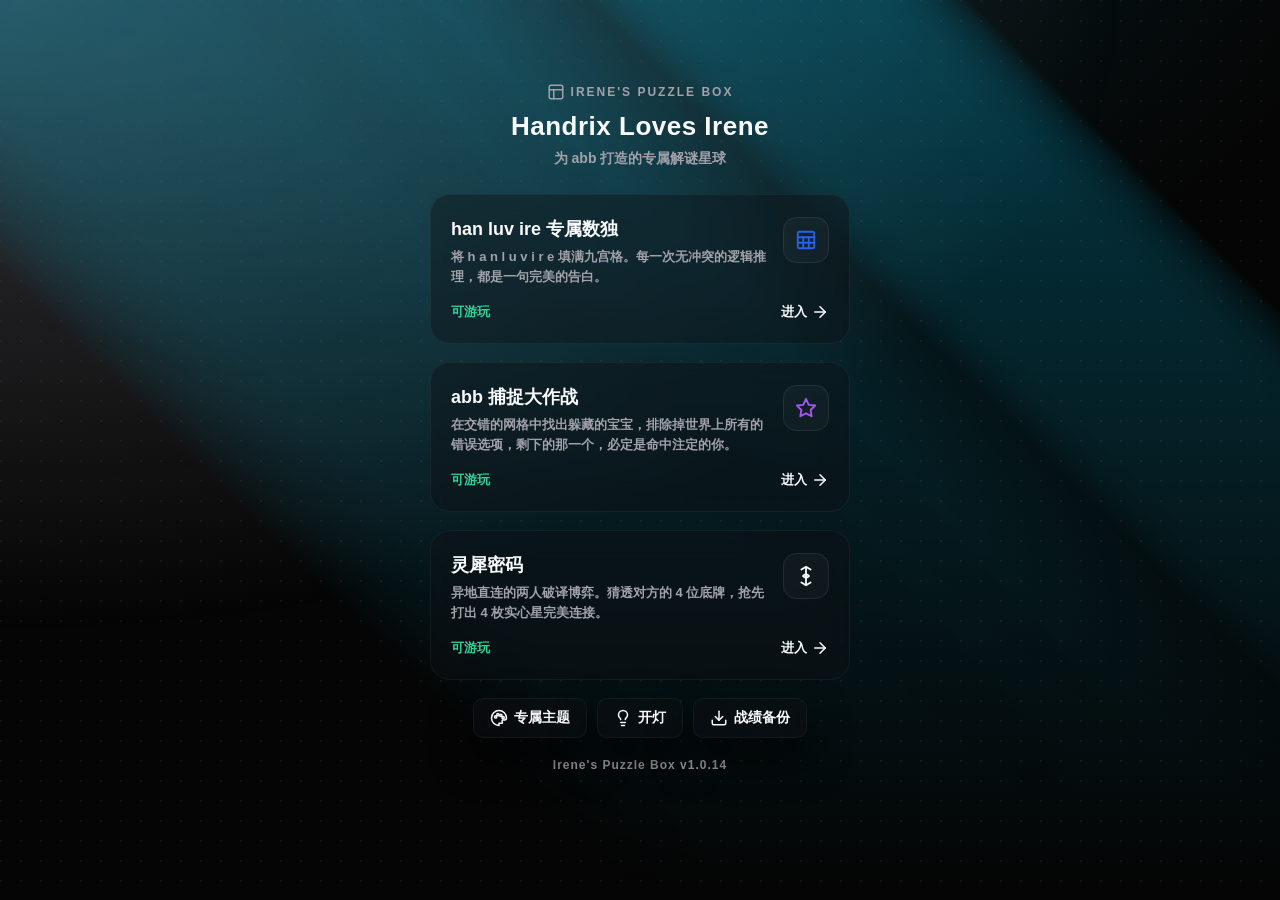
<file: index.html>
<!DOCTYPE html>
<html lang="zh-CN">
<head>
    <meta charset="UTF-8">
    <meta name="viewport" content="width=device-width, initial-scale=1.0, maximum-scale=1.0, user-select=none, viewport-fit=cover">
    <title>Puzzle Box · han luv ire</title>
    <link rel="stylesheet" href="css/common.css?v=14">
    <style>
        body {
            justify-content: center;
            box-sizing: border-box;
        }

        .hall {
            width: 100%;
            max-width: 420px;
            z-index: 10;
            display: flex;
            flex-direction: column;
            gap: 18px;
        }

        .hall-brand {
            text-align: center;
            margin-bottom: 8px;
        }

        .hall-kicker {
            display: inline-flex;
            align-items: center;
            gap: 6px;
            font-size: 12px;
            letter-spacing: 2px;
            text-transform: uppercase;
            color: var(--text-note);
            font-weight: 700;
            margin-bottom: 10px;
        }

        .hall-brand h1 {
            font-size: 26px;
            letter-spacing: 0.5px;
            margin: 0 0 8px;
            color: var(--text-main);
        }

        .hall-brand p {
            margin: 0;
            font-size: 14px;
            color: var(--text-note);
            font-weight: 600;
        }

        .game-card {
            display: block;
            text-decoration: none;
            color: inherit;
            background: var(--glass-bg);
            border: 1px solid var(--glass-border);
            backdrop-filter: blur(16px);
            -webkit-backdrop-filter: blur(16px);
            border-radius: 20px;
            padding: 22px 20px;
            box-shadow: 0 12px 32px var(--shadow);
            transition: transform 0.2s, box-shadow 0.2s;
        }

        .game-card:active { transform: scale(0.98); }

        .game-card-top {
            display: flex;
            align-items: flex-start;
            justify-content: space-between;
            gap: 12px;
            margin-bottom: 12px;
        }

        .game-icon {
            width: 44px;
            height: 44px;
            border-radius: 14px;
            display: flex;
            align-items: center;
            justify-content: center;
            background: var(--btn-bg);
            border: 1px solid var(--btn-border);
            flex-shrink: 0;
        }

        .game-icon .icon { width: 22px; height: 22px; }

        .game-card h2 {
            margin: 0 0 6px;
            font-size: 18px;
        }

        .game-card p {
            margin: 0;
            font-size: 13px;
            line-height: 1.55;
            color: var(--text-note);
            font-weight: 600;
        }

        .game-meta {
            margin-top: 16px;
            display: flex;
            align-items: center;
            justify-content: space-between;
            font-size: 13px;
            font-weight: 700;
        }

        .status-live { color: #059669; }

        [data-theme="dark"] .status-live { color: #34d399; }

        .enter-hint {
            display: inline-flex;
            align-items: center;
            gap: 4px;
            color: var(--text-main);
        }

        .hall-theme {
            align-self: center;
            display: inline-flex;
            align-items: center;
            gap: 6px;
            padding: 10px 16px;
            margin-top: 6px;
        }

        .card-sudoku .game-icon { color: #2563eb; }
        .card-star .game-icon { color: #a855f7; }

        .hall-bottom { display: flex; flex-wrap: wrap; justify-content: center; gap: 10px; }
        .hall-bottom .hall-theme { margin-top: 0; }

        .score-backup { box-sizing: border-box; width: calc(100% - 30px); max-width: 400px; }
        .score-backup::backdrop { background: rgba(0,0,0,0.5); backdrop-filter: blur(5px); -webkit-backdrop-filter: blur(5px); }
        .score-backup label { display: block; margin-bottom: 6px; font-weight: bold; }
        .score-backup textarea {
            box-sizing: border-box; width: 100%; padding: 10px; resize: vertical;
            border: 1px solid var(--glass-border); border-radius: 8px;
            background: var(--btn-bg); color: var(--text-main); font: 16px monospace;
        }
        .score-backup p { font-size: 14px; line-height: 1.5; }
        .score-backup-actions { display: flex; flex-wrap: wrap; gap: 8px; margin-top: 10px; }
        .score-backup-actions button { flex: 1; min-height: 44px; padding: 8px 10px; }
        .score-backup :focus-visible, #score-backup-open:focus-visible { outline: 2px solid var(--text-user); outline-offset: 2px; }
    </style>
<link rel="manifest" href="manifest.json">
    <link rel="apple-touch-icon" href="assets/app-icon.png">
    <meta name="apple-mobile-web-app-capable" content="yes">
    <meta name="apple-mobile-web-app-status-bar-style" content="black-translucent">
</head>
<body data-skin="default" data-theme="dark">
    <canvas id="canvas-fx"></canvas>
    <canvas id="canvas-confetti"></canvas>

    <div class="hall">
        <div class="hall-brand">
            <div class="hall-kicker">
                <svg class="icon" viewBox="0 0 24 24"><rect width="18" height="18" x="3" y="3" rx="2"/><path d="M3 9h18"/><path d="M9 21V9"/></svg>
                IRENE'S PUZZLE BOX
            </div>
            <h1>Handrix Loves Irene</h1>
            <p>为 abb 打造的专属解谜星球</p>
        </div>

        <a class="game-card card-sudoku" href="games/sudoku/sudoku.html">
            <div class="game-card-top">
                <div>
                    <h2>han luv ire 专属数独</h2>
                    <p>将 h a n l u v i r e 填满九宫格。每一次无冲突的逻辑推理，都是一句完美的告白。</p>
                </div>
                <div class="game-icon">
                    <svg class="icon" viewBox="0 0 24 24"><rect width="18" height="18" x="3" y="3" rx="2"/><path d="M3 9h18"/><path d="M9 21V9"/><path d="M3 15h18"/><path d="M15 21V9"/></svg>
                </div>
            </div>
            <div class="game-meta">
                <span class="status-live">可游玩</span>
                <span class="enter-hint">进入
                    <svg class="icon" viewBox="0 0 24 24"><path d="M5 12h14"/><path d="m12 5 7 7-7 7"/></svg>
                </span>
            </div>
        </a>

        <a class="game-card card-star" href="games/starbattle/star.html">
            <div class="game-card-top">
                <div>
                    <h2>abb 捕捉大作战</h2>
                    <p>在交错的网格中找出躲藏的宝宝，排除掉世界上所有的错误选项，剩下的那一个，必定是命中注定的你。</p>
                </div>
                <div class="game-icon">
                    <svg class="icon" viewBox="0 0 24 24"><polygon points="12 2 15 8.5 22 9.3 17 14.2 18.2 21 12 17.8 5.8 21 7 14.2 2 9.3 9 8.5 12 2"/></svg>
                </div>
            </div>
            <div class="game-meta">
                <span class="status-live">可游玩</span>
                <span class="enter-hint">进入
                    <svg class="icon" viewBox="0 0 24 24"><path d="M5 12h14"/><path d="m12 5 7 7-7 7"/></svg>
                </span>
            </div>
        </a>

        <a class="game-card card-telepathy" href="games/telepathy/telepathy.html">
            <div class="game-card-top">
                <div>
                    <h2>灵犀密码</h2>
                    <p>异地直连的两人破译博弈。猜透对方的 4 位底牌，抢先打出 4 枚实心星完美连接。</p>
                </div>
                <div class="game-icon">
                    <svg class="icon" viewBox="0 0 24 24"><path d="M12 2v20"/><path d="m17 5-5-3-5 3"/><path d="m7 19 5 3 5-3"/><path d="M12 10v4"/><path d="m15 11.5-3-1.5-3 1.5"/><path d="m9 12.5 3 1.5 3-1.5"/></svg>
                </div>
            </div>
            <div class="game-meta">
                <span class="status-live">可游玩</span>
                <span class="enter-hint">进入 <svg class="icon" viewBox="0 0 24 24"><path d="M5 12h14"/><path d="m12 5 7 7-7 7"/></svg></span>
            </div>
        </a>

        <div class="hall-bottom">
            <button type="button" class="hall-theme glass-panel" onclick="openSkinModal()">
                <svg class="icon" viewBox="0 0 24 24"><path d="M12 22a10 10 0 1 1 10-10c0 1.5-1 2.5-2.5 2.5h-1.87a1.5 1.5 0 0 0-1.42 2.05l.38 1.15c.21.63-.3 1.3-.98 1.3H12Z"/><circle cx="7.5" cy="10.5" r="1.5"/><circle cx="10.5" cy="7.5" r="1.5"/><circle cx="14.5" cy="8.5" r="1.5"/><circle cx="17.5" cy="11.5" r="1.5"/></svg>
                专属主题
            </button>
            <button type="button" class="hall-theme glass-panel" id="theme-btn" onclick="toggleTheme()">
                <svg class="icon" id="theme-icon" viewBox="0 0 24 24"><path d="M15 14c.2-1 .7-1.7 1.5-2.5 1-.9 1.5-2.2 1.5-3.5A6 6 0 0 0 6 8c0 1.3.5 2.6 1.5 3.5.7.8 1.3 1.5 1.5 2.5"/><path d="M9 18h6"/><path d="M10 22h4"/></svg>
                <span id="theme-text">开灯</span>
            </button>
            <button type="button" id="score-backup-open" class="hall-theme glass-panel" aria-haspopup="dialog">
                <svg class="icon" viewBox="0 0 24 24" aria-hidden="true"><path d="M21 15v4a2 2 0 0 1-2 2H5a2 2 0 0 1-2-2v-4"/><path d="m7 10 5 5 5-5"/><path d="M12 15V3"/></svg>
                战绩备份
            </button>
        </div>
    </div>

    <!-- 专属主题弹窗 -->
    <div class="modal-overlay" id="skinModal">
        <div class="modal-content" style="text-align: center;">
            <h2 style="color: #a855f7;"><svg class="icon" viewBox="0 0 24 24"><path d="M12 22a10 10 0 1 1 10-10c0 1.5-1 2.5-2.5 2.5h-1.87a1.5 1.5 0 0 0-1.42 2.05l.38 1.15c.21.63-.3 1.3-.98 1.3H12Z"/><circle cx="7.5" cy="10.5" r="1.5"/><circle cx="10.5" cy="7.5" r="1.5"/><circle cx="14.5" cy="8.5" r="1.5"/><circle cx="17.5" cy="11.5" r="1.5"/></svg> 专属色彩</h2>
            <hr style="border: 0; border-top: 1px solid var(--glass-border); margin-bottom: 20px;">
            <div style="display: flex; flex-direction: column; gap: 8px;">
                <button class="skin-opt" onclick="changeSkin('default')" style="background: linear-gradient(135deg, #e0c3fc, #8ec5fc); color: #1e293b;">
                    <svg class="icon" viewBox="0 0 24 24"><path d="m12 3-1.912 5.813a2 2 0 0 1-1.275 1.275L3 12l5.813 1.912a2 2 0 0 1 1.275 1.275L12 21l1.912-5.813a2 2 0 0 1 1.275-1.275L21 12l-5.813-1.912a2 2 0 0 1-1.275-1.275L12 3Z"/><path d="M5 3v4"/><path d="M19 17v4"/><path d="M3 5h4"/><path d="M17 19h4"/></svg> 星空青 (Cyan)
                </button>
                <button class="skin-opt" onclick="changeSkin('purple')" style="background: linear-gradient(135deg, #e2c0ff, #c49aeb); color: #3b0764;">
                    <svg class="icon" viewBox="0 0 24 24"><path d="M19 14c1.49-1.46 3-3.21 3-5.5A5.5 5.5 0 0 0 16.5 3c-1.76 0-3 .5-4.5 2-1.5-1.5-2.74-2-4.5-2A5.5 5.5 0 0 0 2 8.5c0 2.3 1.5 4.05 3 5.5l7 7Z"/></svg> 罗兰紫 (Purple)
                </button>
                <button type="button" class="skin-opt pine" onclick="changeSkin('pine')">
                    <svg class="icon" viewBox="0 0 24 24" aria-hidden="true"><path d="m17 14 3 3.3a1 1 0 0 1-.7 1.7H4.7a1 1 0 0 1-.7-1.7L7 14h-.3a1 1 0 0 1-.7-1.7L9 9h-.2A1 1 0 0 1 8 7.3L12 3l4 4.3a1 1 0 0 1-.8 1.7H15l3 3.3a1 1 0 0 1-.7 1.7H17Z"/><path d="M12 22v-3"/></svg> 松雾金 (高级护眼绿)
                </button>
            </div>
            <button class="close-btn" onclick="closeModal('skinModal')">选好了！</button>
        </div>
    </div>

    <dialog class="modal-content score-backup" id="score-backup" aria-labelledby="score-backup-title">
        <h2 id="score-backup-title">战绩备份 / 恢复</h2>
        <p>请把备份码保存到应用之外。恢复会覆盖备份中包含的本机战绩和进度。</p>
        <label for="score-backup-code">备份码</label>
        <textarea id="score-backup-code" rows="4" spellcheck="false" autocapitalize="off" autocomplete="off"></textarea>
        <div class="score-backup-actions">
            <button type="button" id="score-backup-copy" autofocus><svg class="icon" viewBox="0 0 24 24" aria-hidden="true"><path d="M21 15v4a2 2 0 0 1-2 2H5a2 2 0 0 1-2-2v-4"/><path d="m7 10 5 5 5-5"/><path d="M12 15V3"/></svg> 复制备份码</button>
            <button type="button" id="score-backup-restore"><svg class="icon" viewBox="0 0 24 24" aria-hidden="true"><path d="M21 15v4a2 2 0 0 1-2 2H5a2 2 0 0 1-2-2v-4"/><path d="m17 8-5-5-5 5"/><path d="M12 3v12"/></svg> 恢复战绩</button>
        </div>
        <p id="score-backup-status" role="status"></p>
        <button type="button" class="close-btn" id="score-backup-close">关闭</button>
    </dialog>

    <!-- 版本号标识 -->
    <div style="text-align: center; padding: 20px 0; font-size: 12px; color: var(--text-note); font-weight: bold; letter-spacing: 1px;">
        Irene's Puzzle Box v1.0.14
    </div>

    <script src="js/common.js?v=13"></script>
    <script>
        bindScoreBackup();
        registerPuzzleWorker('./sw.js');
    </script>
</body>
</html>
</file>
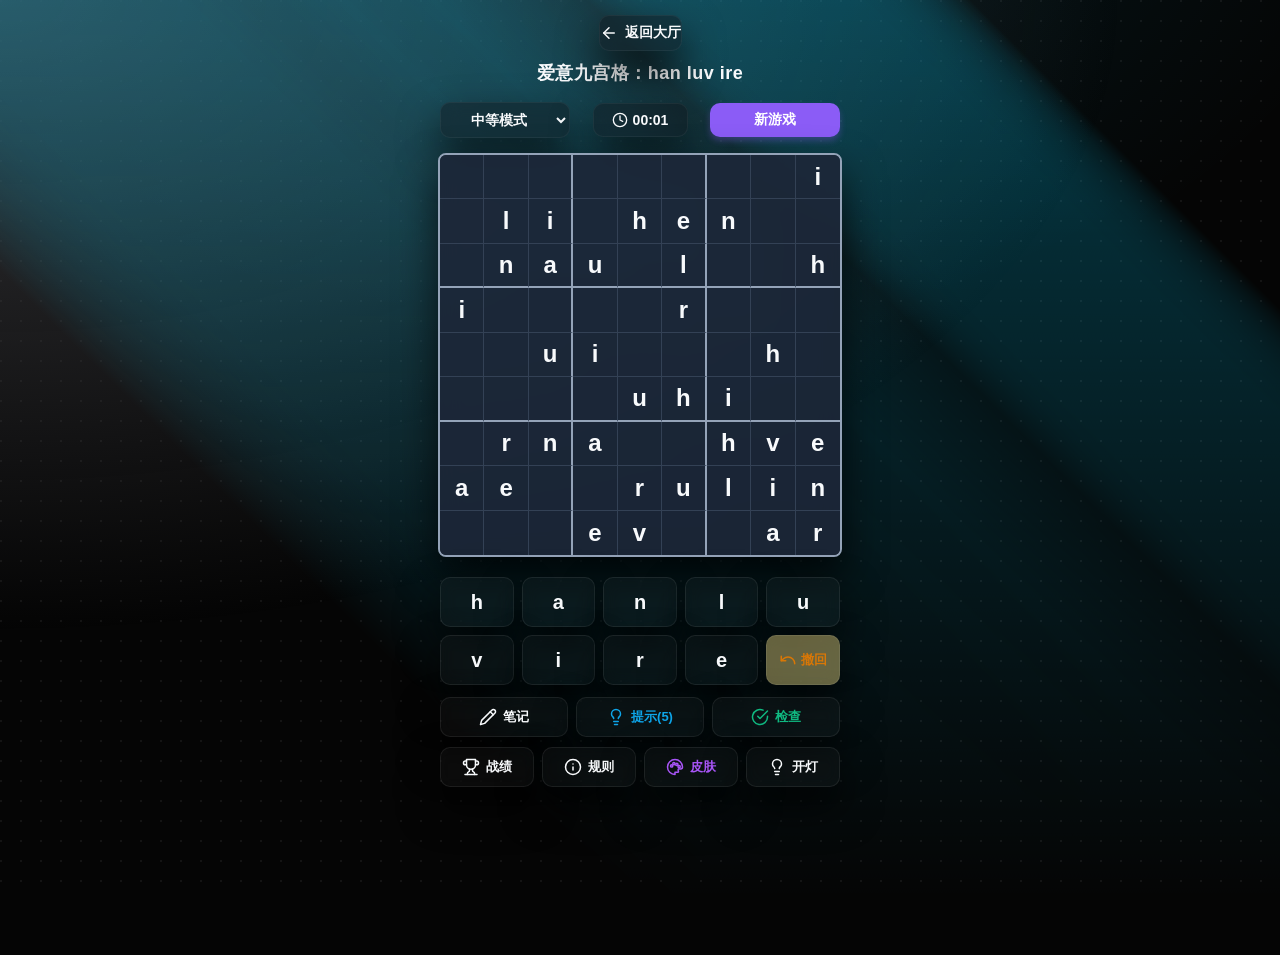
<file: games/sudoku/sudoku.html>
<!DOCTYPE html>
<html lang="zh-CN">
<head>
    <meta charset="UTF-8">
    <meta name="viewport" content="width=device-width, initial-scale=1.0, maximum-scale=1.0, user-select=none, viewport-fit=cover">
    <title>爱意九宫格：han luv ire</title>
    <link rel="stylesheet" href="../../css/common.css?v=14">
    <link rel="stylesheet" href="sudoku.css?v=13">
    <link rel="manifest" href="../../manifest.json">
    <link rel="apple-touch-icon" href="../../assets/app-icon.png">
    <meta name="apple-mobile-web-app-capable" content="yes">
    <meta name="apple-mobile-web-app-status-bar-style" content="black-translucent">
</head>
<body data-skin="default" data-theme="dark">

    <canvas id="canvas-fx"></canvas>
    <canvas id="canvas-confetti"></canvas>

    <div class="header">
        <a href="../../index.html" class="hall-back glass-panel">
            <svg class="icon" viewBox="0 0 24 24"><path d="m12 19-7-7 7-7"/><path d="M19 12H5"/></svg>
            返回大厅
        </a>
        <h1 id="main-title">爱意九宫格：han luv ire</h1>
    </div>

    <div class="top-controls">
        <select id="diff-select" class="glass-panel" onchange="startNewGame()">
            <option value="35">简单模式</option>
            <option value="45" selected>中等模式</option>
            <option value="55">困难模式</option>
            <option value="event_qixi" id="event-option">七夕特别活动</option>
            <option value="event_moon" id="event-moon-option">玉兔捕月 (中秋限定)</option>
        </select>
        <div class="timer-display glass-panel" id="timer">
            <svg class="icon" viewBox="0 0 24 24"><circle cx="12" cy="12" r="10"/><polyline points="12 6 12 12 16 14"/></svg> 00:00
        </div>
        <button id="new-game-btn" onclick="startNewGame()" style="background:#8b5cf6; color:white; border:none; box-shadow: 0 4px 6px rgba(139, 92, 246, 0.3);">新游戏</button>
    </div>

    <div class="board" id="board"></div>

    <div class="keyboard">
        <div class="key" onclick="inputLetter('h')">h</div>
        <div class="key" onclick="inputLetter('a')">a</div>
        <div class="key" onclick="inputLetter('n')">n</div>
        <div class="key" onclick="inputLetter('l')">l</div>
        <div class="key" onclick="inputLetter('u')">u</div>
        <div class="key" onclick="inputLetter('v')">v</div>
        <div class="key" onclick="inputLetter('i')">i</div>
        <div class="key" onclick="inputLetter('r')">r</div>
        <div class="key" onclick="inputLetter('e')">e</div>
        <div class="key undo-btn" onclick="undo()">
            <svg class="icon" viewBox="0 0 24 24"><path d="M3 7v6h6"/><path d="M21 17a9 9 0 0 0-9-9 9 9 0 0 0-6 2.3L3 13"/></svg> 撤回
        </div>
    </div>

    <div class="action-row">
        <button class="action-btn" id="note-btn" onclick="toggleNoteMode()">
            <svg class="icon" viewBox="0 0 24 24"><path d="M17 3a2.85 2.83 0 1 1 4 4L7.5 20.5 2 22l1.5-5.5Z"/><path d="m15 5 4 4"/></svg> 笔记
        </button>
        <button class="action-btn" id="hint-btn" onclick="useHint()" style="color: #0ea5e9;">
            <svg class="icon" viewBox="0 0 24 24"><path d="M15 14c.2-1 .7-1.7 1.5-2.5 1-.9 1.5-2.2 1.5-3.5A6 6 0 0 0 6 8c0 1.3.5 2.6 1.5 3.5.8.8 1.3 1.5 1.5 2.5"/><path d="M9 18h6"/><path d="M10 22h4"/></svg> <span id="hint-text">提示(5)</span>
        </button>
        <button class="action-btn" onclick="checkWin()" style="color: #10b981;">
            <svg class="icon" viewBox="0 0 24 24"><path d="M22 11.08V12a10 10 0 1 1-5.93-9.14"/><path d="m9 11 3 3L22 4"/></svg> 检查
        </button>
    </div>

    <div class="action-row">
        <button class="action-btn" onclick="openStats()">
            <svg class="icon" viewBox="0 0 24 24"><path d="M6 9H4.5a2.5 2.5 0 0 1 0-5H6"/><path d="M18 9h1.5a2.5 2.5 0 0 0 0-5H18"/><path d="M4 22h16"/><path d="M10 14.66V17c0 .55-.47.98-.97 1.21C7.85 18.75 7 20.24 7 22"/><path d="M14 14.66V17c0 .55.47.98.97 1.21C16.15 18.75 17 20.24 17 22"/><path d="M18 2H6v7a6 6 0 0 0 12 0V2Z"/></svg> 战绩
        </button>
        <button class="action-btn" onclick="openRules()">
            <svg class="icon" viewBox="0 0 24 24"><circle cx="12" cy="12" r="10"/><path d="M12 16v-4"/><path d="M12 8h.01"/></svg> 规则
        </button>
        <button class="action-btn" onclick="openSkinModal()" style="color: #a855f7;">
            <svg class="icon" viewBox="0 0 24 24"><path d="M12 22a10 10 0 1 1 10-10c0 1.5-1 2.5-2.5 2.5h-1.87a1.5 1.5 0 0 0-1.42 2.05l.38 1.15c.21.63-.3 1.3-.98 1.3H12Z"/><circle cx="7.5" cy="10.5" r="1.5"/><circle cx="10.5" cy="7.5" r="1.5"/><circle cx="14.5" cy="8.5" r="1.5"/><circle cx="17.5" cy="11.5" r="1.5"/></svg> 皮肤
        </button>
        <button class="action-btn" id="theme-btn" onclick="toggleTheme()">
            <svg class="icon" id="theme-icon" viewBox="0 0 24 24"><path d="M15 14c.2-1 .7-1.7 1.5-2.5 1-.9 1.5-2.2 1.5-3.5A6 6 0 0 0 6 8c0 1.3.5 2.6 1.5 3.5.7.8 1.3 1.5 1.5 2.5"/><path d="M9 18h6"/><path d="M10 22h4"/></svg> <span id="theme-text">开灯</span>
        </button>
    </div>

    <div class="modal-overlay" id="skinModal">
        <div class="modal-content" style="text-align: center;">
            <h2 style="color: #a855f7;"><svg class="icon" viewBox="0 0 24 24"><path d="M12 22a10 10 0 1 1 10-10c0 1.5-1 2.5-2.5 2.5h-1.87a1.5 1.5 0 0 0-1.42 2.05l.38 1.15c.21.63-.3 1.3-.98 1.3H12Z"/><circle cx="7.5" cy="10.5" r="1.5"/><circle cx="10.5" cy="7.5" r="1.5"/><circle cx="14.5" cy="8.5" r="1.5"/><circle cx="17.5" cy="11.5" r="1.5"/></svg> 专属色彩</h2>
            <hr style="border: 0; border-top: 1px solid var(--glass-border); margin-bottom: 20px;">
            <div style="display: flex; flex-direction: column; gap: 8px;">
                <button class="skin-opt" onclick="changeSkin('default')" style="background: linear-gradient(135deg, #e0c3fc, #8ec5fc); color: #1e293b;">
                    <svg class="icon" viewBox="0 0 24 24"><path d="m12 3-1.912 5.813a2 2 0 0 1-1.275 1.275L3 12l5.813 1.912a2 2 0 0 1 1.275 1.275L12 21l1.912-5.813a2 2 0 0 1 1.275-1.275L21 12l-5.813-1.912a2 2 0 0 1-1.275-1.275L12 3Z"/><path d="M5 3v4"/><path d="M19 17v4"/><path d="M3 5h4"/><path d="M17 19h4"/></svg> 星空青 (Cyan)
                </button>
                <button class="skin-opt" onclick="changeSkin('purple')" style="background: linear-gradient(135deg, #e2c0ff, #c49aeb); color: #3b0764;">
                    <svg class="icon" viewBox="0 0 24 24"><path d="M19 14c1.49-1.46 3-3.21 3-5.5A5.5 5.5 0 0 0 16.5 3c-1.76 0-3 .5-4.5 2-1.5-1.5-2.74-2-4.5-2A5.5 5.5 0 0 0 2 8.5c0 2.3 1.5 4.05 3 5.5l7 7Z"/></svg> 罗兰紫 (Purple)
                </button>
                <button type="button" class="skin-opt pine" onclick="changeSkin('pine')">
                    <svg class="icon" viewBox="0 0 24 24" aria-hidden="true"><path d="m17 14 3 3.3a1 1 0 0 1-.7 1.7H4.7a1 1 0 0 1-.7-1.7L7 14h-.3a1 1 0 0 1-.7-1.7L9 9h-.2A1 1 0 0 1 8 7.3L12 3l4 4.3a1 1 0 0 1-.8 1.7H15l3 3.3a1 1 0 0 1-.7 1.7H17Z"/><path d="M12 22v-3"/></svg> 松雾金 (高级护眼绿)
                </button>
            </div>
            <button class="close-btn" onclick="closeModal('skinModal')">选好了！</button>
        </div>
    </div>

    <div class="modal-overlay" id="rulesModal">
        <div class="modal-content">
            <h2><svg class="icon" viewBox="0 0 24 24"><circle cx="12" cy="12" r="10"/><path d="M12 16v-4"/><path d="M12 8h.01"/></svg> 定制字母数独规则</h2>
            <hr style="border: 0; border-top: 1px solid var(--glass-border); margin-bottom: 10px;">

            <h3><svg class="inline-icon" viewBox="0 0 24 24"><path d="M8.5 14.5A2.5 2.5 0 0 0 11 12c0-1.38-.5-2-1-3-1.072-2.143-.224-4.054 2-6 .5 2.5 2 4.9 4 6.5 2 1.6 3 3.5 3 5.5a7 7 0 1 1-14 0c0-1.153.433-2.294 1-3a2.5 2.5 0 0 0 2.5 2.5z"/></svg> 主旨规则：</h3>
            <ul>
                <li>首先 Handrix 非常 Luv Irene！么么</li>
                <li>其次 这下绝对不会有广告啦</li>
            </ul>

            <h3 id="rule-event-title" style="display:none;" class="theme-event-text"><svg class="inline-icon" viewBox="0 0 24 24"><path d="M12 2l3 6 6 1-4.5 5 1.5 6-6-3.5L6 20l1.5-6L3 9l6-1z"/></svg> 七夕特别活动规则：</h3>
            <ul id="rule-event-body" style="display:none;" class="theme-event-text">
                <li>水水宝，七夕时牛郎织女会跨越星河相会。盘面中会随机出现特殊的『星河鹊桥』或『爱心』连线噢~</li>
                <li>这是han给ire的特殊爱的暗号，能降低推理难度，8月底下线哦！</li>
                <li style="font-weight: 800; list-style-type: none; margin-top: 5px;">Enjoy~ <svg class="inline-icon" viewBox="0 0 24 24" style="color:#db2777; fill:#db2777;"><path d="M19 14c1.49-1.46 3-3.21 3-5.5A5.5 5.5 0 0 0 16.5 3c-1.76 0-3 .5-4.5 2-1.5-1.5-2.74-2-4.5-2A5.5 5.5 0 0 0 2 8.5c0 2.3 1.5 4.05 3 5.5l7 7Z"/></svg></li>
            </ul>

            <h3 id="rule-moon-title" style="display:none;" class="theme-moon-text"><svg class="inline-icon" viewBox="0 0 24 24"><path d="M12 3a6 6 0 0 0 9 9 9 9 0 1 1-9-9Z"/></svg> 中秋特别活动规则：</h3>
            <ul id="rule-moon-body" style="display:none;" class="theme-moon-text">
                <li>盘面上有 <b>9 盏孔明灯</b>，开局金框全亮着、但字母全空——填对即真正点亮（hanluvire 各 1 盏）！</li>
                <li>另有 <b>6 个月饼格</b>（h,a,n,i,r,e 各 1 个）直接作为固定提示送你，是认路的定心丸。</li>
            </ul>

            <h3><svg class="inline-icon" viewBox="0 0 24 24"><path d="M19.439 7.85c-.049.322.059.648.289.878l1.568 1.568c.47.47.706 1.087.706 1.704s-.235 1.233-.706 1.704l-1.611 1.611a.954.954 0 0 0-.288.877l.13 1.011c.088.684-.061 1.405-.434 2.02-.374.615-.992 1.04-1.745 1.196l-.995.207a.953.953 0 0 0-.743.518l-.48 1.002c-.328.685-.899 1.204-1.608 1.464a2.585 2.585 0 0 1-2.198-.108l-.872-.51a.95.95 0 0 0-1.04 0l-.872.51a2.584 2.584 0 0 1-2.198.108 2.584 2.584 0 0 1-1.608-1.464l-.48-1.002a.954.954 0 0 0-.743-.518l-.995-.207a2.586 2.586 0 0 1-1.745-1.196 2.586 2.586 0 0 1-.434-2.02l.13-1.011a.954.954 0 0 0-.288-.877l-1.611-1.611a2.41 2.41 0 0 1 0-3.408l1.568-1.568a.954.954 0 0 0 .289-.878l-.13-1.011a2.586 2.586 0 0 1 .434-2.02 2.586 2.586 0 0 1 1.745-1.196l.995-.207a.953.953 0 0 0 .743-.518l.48-1.002a2.584 2.584 0 0 1 1.608-1.464 2.584 2.584 0 0 1 2.198.108l.872.51a.95.95 0 0 0 1.04 0l.872-.51a2.584 2.584 0 0 1 2.198-.108 2.584 2.584 0 0 1 1.608 1.464l.48 1.002a.954.954 0 0 0 .743.518l.995.207c.753.156 1.371.58 1.745 1.196.373.615.522 1.336.434 2.02l-.13 1.011Z"/></svg> 填字规则：</h3>
            <ul>
                <li><b>9x9 棋盘</b>：填入 <b>h, a, n, l, u, v, i, r, e</b>。</li>
                <li><b>每个 3x3 宫格</b> 内，每个字母且只能出现一次。</li>
            </ul>

            <h3><svg class="inline-icon" viewBox="0 0 24 24"><path d="M12 2v4"/><path d="M12 18v4"/><path d="M4.93 4.93l2.83 2.83"/><path d="M16.24 16.24l2.83 2.83"/><path d="M2 12h4"/><path d="M18 12h4"/><path d="M4.93 19.07l2.83-2.83"/><path d="M16.24 7.76l2.83-2.83"/></svg> 操作小技巧：</h3>
            <ul>
                <li><b><svg class="inline-icon" viewBox="0 0 24 24"><path d="M3 3l7.07 16.97 2.51-7.39 7.39-2.51L3 3z"/><path d="M13 13l6 6"/></svg> 选中高亮</b>：点击格子会自动高亮关联区域和相同字母。</li>
                <li><b><svg class="inline-icon" viewBox="0 0 24 24"><path d="M17 3a2.85 2.83 0 1 1 4 4L7.5 20.5 2 22l1.5-5.5Z"/><path d="m15 5 4 4"/></svg> 笔记模式</b>：单格最多填4个猜想；确认答案后，系统会自动清理冲突笔记！</li>
                <li><b><svg class="inline-icon" viewBox="0 0 24 24"><path d="M15 14c.2-1 .7-1.7 1.5-2.5 1-.9 1.5-2.2 1.5-3.5A6 6 0 0 0 6 8c0 1.3.5 2.6 1.5 3.5.8.8 1.3 1.5 1.5 2.5"/><path d="M9 18h6"/><path d="M10 22h4"/></svg> 提示求助</b>：不怕不怕～每局提供 5 次揭晓答案的机会哦！</li>
                <li><b><svg class="inline-icon" viewBox="0 0 24 24"><path d="M3 7v6h6"/><path d="M21 17a9 9 0 0 0-9-9 9 9 0 0 0-6 2.3L3 13"/></svg> 撤回功能</b>：宝宝填错不怕，支持撤回最近的 15 步操作。</li>
            </ul>
            <button class="close-btn" onclick="closeModal('rulesModal')">知道啦宝宝！</button>
        </div>
    </div>

    <div class="modal-overlay" id="statsModal">
        <div class="modal-content">
            <h2><svg class="icon" viewBox="0 0 24 24"><path d="M6 9H4.5a2.5 2.5 0 0 1 0-5H6"/><path d="M18 9h1.5a2.5 2.5 0 0 0 0-5H18"/><path d="M4 22h16"/><path d="M10 14.66V17c0 .55-.47.98-.97 1.21C7.85 18.75 7 20.24 7 22"/><path d="M14 14.66V17c0 .55.47.98.97 1.21C16.15 18.75 17 20.24 17 22"/><path d="M18 2H6v7a6 6 0 0 0 12 0V2Z"/></svg> 个人战绩看板</h2>
            <table class="stats-table" id="statsTable"></table>
            <p style="font-size: 11px; color: var(--text-note); text-align: center; margin-top: 15px;">* 宝宝好厉害～做得好快呀！</p>
            <button class="close-btn" onclick="closeModal('statsModal')">继续加油！</button>
        </div>
    </div>

    <div class="modal-overlay" id="messageModal">
        <div class="modal-content" style="text-align: center;">
            <h2 id="msgTitle">提示</h2>
            <p id="msgBody" style="font-size: 15px; line-height: 1.5; margin: 20px 0; font-weight: 500;"></p>
            <button class="close-btn" id="msgCloseBtn" onclick="closeModal('messageModal')">知道啦！</button>
        </div>
    </div>

    <script src="../../js/common.js?v=13"></script>
    <script src="sudoku.js?v=13"></script>
    <script>registerPuzzleWorker('../../sw.js');</script>
</body>
</html>
</file>
<file: css/common.css>
/* ======== 极简玻璃拟态主题变量 (白天模式 Default) ======== */
:root {
    --bg-color: #f8fafc; /* 干净的奶白底色 */
    --dot-color: rgba(0, 0, 0, 0.05); /* 淡灰色细网格 */
    
    --glass-bg: rgba(255, 255, 255, 0.65); 
    --glass-border: rgba(255, 255, 255, 0.9);
    --glass-border-hover: #ffffff;
    
    --cell-bg: rgba(255, 255, 255, 0.9); 
    --grid-line: #cbd5e1; 
    --grid-line-thick: #475569;
    
    --text-fixed: #0f172a; 
    --text-user: #2563eb; 
    --on-accent: #fff;
    --text-note: #64748b; 
    --text-main: #1e293b; /* 白天深色文字 */
    
    --btn-bg: rgba(255, 255, 255, 0.8); 
    --btn-border: rgba(255, 255, 255, 0.6);
    --highlight-same: rgba(253, 230, 138, 0.6); 
    --highlight-related: rgba(219, 234, 254, 0.5); 
    --selected: rgba(147, 197, 253, 0.8);
    
    --shadow: 0 10px 30px rgba(0, 0, 0, 0.06); 
    --stat-best-color: #059669;
    --streak-shift: 14%; /* 斜切光瀑整体右移量 (手机可视区右侧偏暗, 右移补齐) */
    --streak-scale: 1; /* 斜切光瀑加粗倍数 (手机窄屏下每道光按视口百分比变细, 需放大补回宽度) */
}

/* 护眼模式核心 (黑夜模式 Dark) */
[data-theme="dark"] {
    --bg-color: #050505; /* 极客深黑 */
    --dot-color: rgba(255, 255, 255, 0.06); /* 白光细网格 */
    
    --glass-bg: rgba(15, 15, 20, 0.4); 
    --glass-border: rgba(255, 255, 255, 0.05); 
    --glass-border-hover: rgba(255, 255, 255, 0.4);
    
    --cell-bg: rgba(30, 41, 59, 0.85); 
    --grid-line: #334155; 
    --grid-line-thick: #94a3b8;
    
    --text-fixed: #f8fafc; 
    --text-user: #60a5fa; 
    --on-accent: #081322;
    --text-note: #a1a1aa; 
    --text-main: #f8fafc; /* 黑夜白色文字 */
    
    --btn-bg: rgba(255, 255, 255, 0.03); 
    --btn-border: rgba(255, 255, 255, 0.08);
    --highlight-same: rgba(202, 138, 4, 0.4); 
    --highlight-related: rgba(30, 58, 138, 0.4); 
    --selected: rgba(37, 99, 235, 0.6);
    
    --shadow: 0 20px 40px rgba(0, 0, 0, 0.7); 
    --stat-best-color: #34d399;
}

/* ======== 双色战略 (蓝/紫) x (白天/黑夜) ======== */

/* 1. 默认蓝色系 (白天: 晴空蓝 / 黑夜: 赛博青 #00CFFF) */
body[data-skin="default"] {
    --ray-color: rgba(2, 132, 199, 0.10);
    --glow-color: rgba(14, 165, 233, 0.3);
    --streak-color: rgba(2, 132, 199, 0.18);
    --corner-glow: rgba(2, 132, 199, 0.06);
}
body[data-theme="dark"][data-skin="default"] {
    --ray-color: rgba(0, 207, 255, 0.12);
    --glow-color: rgba(0, 207, 255, 0.25);
    --streak-color: rgba(0, 207, 255, 0.25);
    --corner-glow: rgba(62, 62, 66, 0.85);
}

/* 2. 专属紫色系 (白天: 晨曦紫 / 黑夜: 暗夜霓虹紫) */
body[data-skin="purple"] {
    --ray-color: rgba(147, 51, 234, 0.08);
    --glow-color: rgba(168, 85, 247, 0.25);
    --streak-color: rgba(147, 51, 234, 0.14);
    --corner-glow: rgba(147, 51, 234, 0.05);
}
body[data-theme="dark"][data-skin="purple"] {
    --ray-color: rgba(168, 85, 247, 0.12);
    --glow-color: rgba(168, 85, 247, 0.25);
    --streak-color: rgba(168, 85, 247, 0.25);
    --corner-glow: rgba(88, 28, 135, 0.4);
}

/* 松雾金 */
body[data-skin="pine"] {
    --bg-color: #e8f3ed;
    --ray-color: rgba(48, 133, 97, 0.22);
    --streak-color: rgba(49, 148, 105, 0.26);
    --glow-color: rgba(58, 148, 111, 0.34);
    --corner-glow: rgba(166, 127, 66, 0.10);
    --dot-color: rgba(26, 93, 65, 0.14);
    --text-user: #235f50;
    --on-accent: #fff;
    --selected: #dcece4;
}
body[data-theme="dark"][data-skin="pine"] {
    --bg-color: #0b1512;
    --ray-color: rgba(65, 132, 109, 0.18);
    --streak-color: rgba(65, 128, 105, 0.25);
    --glow-color: rgba(144, 205, 178, 0.30);
    --corner-glow: rgba(133, 96, 54, 0.28);
    --dot-color: rgba(171, 216, 193, 0.08);
    --text-user: #a5d8bd;
    --on-accent: #081712;
    --selected: #19372d;
}

/* ======== 全局背景重塑 (点阵 + 射线统一架构) ======== */
body {
    font-family: -apple-system, BlinkMacSystemFont, "Segoe UI", Roboto, sans-serif;
    background-color: var(--bg-color); color: var(--text-main); margin: 0;
    min-height: 100vh;
    min-height: 100dvh;
    display: flex; flex-direction: column; align-items: center; touch-action: manipulation; overflow-x: hidden;
    padding: calc(15px + env(safe-area-inset-top, 0px))
             calc(15px + env(safe-area-inset-right, 0px))
             calc(40px + env(safe-area-inset-bottom, 0px))
             calc(15px + env(safe-area-inset-left, 0px));
    /* theme transition moved to desktop-only media query below (iOS repaint fix) */
    
        /* 统一的背景结构 (顶部光晕 + 点阵)；斜切光瀑/辉光/颗粒由伪元素承载，颜色随模式自动切换 */
    background-image:
        radial-gradient(ellipse 100% 100% at 50% -20%, var(--ray-color), transparent 60%),
        radial-gradient(circle at 1px 1px, var(--dot-color) 1px, transparent 0);
    background-size: 100% 100%, 20px 20px;
    background-attachment: fixed;
}

/* Theme smooth transition: desktop pointer devices only. On iOS touch, repainting the
   full-page bg + two fixed pseudo layers (mask+skew) frame-by-frame for 0.4s leaves
   stale tiles from the previous theme -> a black bar at the bottom until navigation */
@media (hover: hover) and (pointer: fine) {
    body { transition: background-color 0.4s ease, --streak-color 0.4s ease, --corner-glow 0.4s ease; }
}

/* ======== 顶级卡片与交互 (白天晶莹剔透，黑夜暗黑深邃) ======== */
.glass-panel, select, button, .timer-display {
    box-sizing: border-box; padding: 8px 0; font-size: 14px; font-weight: bold; border-radius: 12px;
    border: 1px solid var(--glass-border); 
    /* 顶部高光反射 (白天黑夜自适应) */
    border-top: 1px solid var(--glass-border-hover);
    background: var(--glass-bg); color: var(--text-main);
    backdrop-filter: blur(24px); -webkit-backdrop-filter: blur(24px); 
    outline: none; cursor: pointer; 
    box-shadow: var(--shadow);
    transition: transform 0.3s cubic-bezier(0.175, 0.885, 0.32, 1.275), box-shadow 0.3s ease, border-color 0.3s ease;
}

/* 悬停与按下的果冻回弹 + 呼吸辉光交互 */
.glass-panel:hover, select:hover, button:hover,
.glass-panel:active, select:active, button:active {
    transform: scale(1.03); 
    border-color: var(--glow-color);
    box-shadow: 0 20px 40px rgba(0, 0, 0, 0.15), 0 0 30px var(--glow-color);
}
[data-theme="dark"] .glass-panel:hover, 
[data-theme="dark"] select:hover, 
[data-theme="dark"] button:hover {
    box-shadow: 0 25px 50px rgba(0, 0, 0, 0.8), 0 0 30px var(--glow-color);
}

.icon { width: 18px; height: 18px; stroke: currentColor; stroke-width: 2; fill: none; stroke-linecap: round; stroke-linejoin: round; vertical-align: middle; }
.inline-icon { width: 16px; height: 16px; margin-right: 4px; vertical-align: text-bottom; fill: none; stroke: currentColor; stroke-width: 2; stroke-linecap: round; stroke-linejoin: round; }

#canvas-fx, #canvas-confetti { position: fixed; top: 0; left: 0; width: 100vw; height: 100vh; pointer-events: none; }
#canvas-fx { z-index: -1; }
#canvas-confetti { z-index: 9999; }

.header { text-align: center; margin-bottom: 12px; z-index: 10; }
.header h1 { font-size: 18px; color: var(--text-main); margin: 0 0 5px 0; letter-spacing: 0.5px; transition: 0.3s; }

.hall-back {
    display: inline-flex; align-items: center; justify-content: center; gap: 7px;
    padding: 8px 18px; margin-bottom: 10px; text-decoration: none; font-size: 13px;
}

.glass-panel, select, button, .timer-display {
    box-sizing: border-box; padding: 8px 0; font-size: 14px; font-weight: bold; border-radius: 10px;
    border: 1px solid var(--glass-border); background: var(--glass-bg); color: var(--text-main);
    backdrop-filter: blur(10px); -webkit-backdrop-filter: blur(10px); outline: none; cursor: pointer; transition: 0.2s;
}

.icon { width: 18px; height: 18px; stroke: currentColor; stroke-width: 2; fill: none; stroke-linecap: round; stroke-linejoin: round; vertical-align: middle; }
.inline-icon { width: 16px; height: 16px; margin-right: 4px; vertical-align: text-bottom; fill: none; stroke: currentColor; stroke-width: 2; stroke-linecap: round; stroke-linejoin: round; }

.skin-opt {
    border: 1px solid var(--glass-border); padding: 15px; border-radius: 12px; font-weight: bold; cursor: pointer;
    box-shadow: 0 4px 6px var(--shadow); transition: 0.2s; margin-bottom: 12px; width: 100%;
    display: flex; align-items: center; justify-content: center; gap: 8px; font-size: 15px;
}
.skin-opt:active { transform: scale(0.95); }
.skin-opt.pine {
    background: linear-gradient(135deg, #dcece4, #a5d8bd 72%, #e3c28a);
    color: #19372d;
}

.modal-overlay {
    display: none; position: fixed; inset: 0; background: rgba(0, 0, 0, 0.5); backdrop-filter: blur(5px);
    -webkit-backdrop-filter: blur(5px); z-index: 10000; justify-content: center; align-items: center;
}
.modal-content {
    background: var(--glass-bg); backdrop-filter: blur(25px); -webkit-backdrop-filter: blur(25px);
    border: 1px solid var(--glass-border); color: var(--text-main); width: 85%; max-width: 350px; border-radius: 20px;
    padding: 24px; box-shadow: 0 20px 40px rgba(0,0,0,0.3); max-height: 80vh; overflow-y: auto;
}
.modal-content h2 { font-size: 18px; margin-top: 0; text-align: center; display: flex; align-items: center; justify-content: center; gap: 6px;}
.modal-content h3 { font-size: 15px; margin: 15px 0 5px 0; opacity: 0.9; display: flex; align-items: center; color: #3b82f6;}
.modal-content ul { margin: 0; padding-left: 20px; font-size: 14px; line-height: 1.6; }
.close-btn {
    width: 100%; background: #3b82f6; color: white !important; border: none; padding: 12px; border-radius: 12px;
    font-size: 16px; font-weight: bold; margin-top: 20px; cursor: pointer; transition: 0.2s;
}
.close-btn:active { transform: scale(0.95); }

.theme-event-text { color: #db2777 !important; font-weight: bold; }

/* 弹窗标题 SVG 图标 (替代 emoji) */
.msg-icon { display: inline-flex; align-items: center; margin-right: 6px; }
.msg-icon .icon { width: 20px; height: 20px; }

/* ======== 氛围层: 角落辉光 + 胶片颗粒 + 斜切光瀑 (黑夜主视觉, 白天低浓度日光版) ======== */
@property --streak-color { syntax: '<color>'; inherits: true; initial-value: rgba(0, 0, 0, 0); }
@property --corner-glow { syntax: '<color>'; inherits: true; initial-value: rgba(0, 0, 0, 0); }

/* ::before: 左上角辉光 (角落微光, 营造深邃感) */
body::before {
    content: '';
    position: fixed; inset: 0; z-index: -3; pointer-events: none;
    background-image: radial-gradient(ellipse 125% 100% at 0% 0%, var(--corner-glow) 0%, transparent 70%);
}
/* ::after: 五束斜切光瀑 (skewX(45deg) + 条纹遮罩, 颜色随皮肤/主题变量过渡) */
body::after {
    content: '';
    position: fixed; inset: 0; z-index: -2; pointer-events: none;
    /* 先 skew 后 scale: 仅横向加粗光带, 45 度倾角严格保持不变 */
    transform: translateX(var(--streak-shift)) skewX(45deg) scaleX(var(--streak-scale));
    background: linear-gradient(180deg, var(--streak-color) 0%, rgba(0, 0, 0, 0) 100%);
}
/* 手机窄屏: 视口窄导致每道光按百分比被挤细, 这里整体右移更多 + 加粗光带 */
@media (max-width: 480px) {
    :root { --streak-shift: 30%; --streak-scale: 1.45; }
}

/* iOS fix: after every theme toggle, force one repaint of the two big background layers (clears the stale black bar) */
body.theme-kick::before, body.theme-kick::after { opacity: 0.998; }

/* 渐进增强: 仅在支持 mask 的浏览器启用条纹遮罩 (不支持则退化为柔和顶部渐变) */
@supports ((mask-image: linear-gradient(#000, #000)) or (-webkit-mask-image: linear-gradient(#000, #000))) {
    body::after {
        -webkit-mask-image:
            linear-gradient(90deg, rgba(0,0,0,0) 0%, rgb(0,0,0) 20%, rgba(0,0,0,0) 36%, rgb(0,0,0) 55%, rgba(0,0,0,0.13) 67%, rgb(0,0,0) 78%, rgba(0,0,0,0) 97%),
            linear-gradient(90deg, rgba(0,0,0,0) 11%, rgb(0,0,0) 25%, rgba(0,0,0,0.55) 41%, rgba(0,0,0,0.13) 67%, rgb(0,0,0) 78%, rgba(0,0,0,0) 97%),
            linear-gradient(90deg, rgba(0,0,0,0) 9%, rgb(0,0,0) 20%, rgba(0,0,0,0.55) 28%, rgba(0,0,0,0.424) 40%, rgb(0,0,0) 48%, rgba(0,0,0,0.267) 54%, rgba(0,0,0,0.13) 78%, rgb(0,0,0) 88%, rgba(0,0,0,0) 97%),
            linear-gradient(90deg, rgba(0,0,0,0) 0%, rgb(0,0,0) 17%, rgba(0,0,0,0.55) 26%, rgb(0,0,0) 35%, rgba(0,0,0,0) 47%, rgba(0,0,0,0.13) 69%, rgb(0,0,0) 79%, rgba(0,0,0,0) 97%),
            linear-gradient(90deg, rgba(0,0,0,0) 0%, rgb(0,0,0) 20%, rgba(0,0,0,0.55) 27%, rgba(0,0,0,0) 42%, rgba(0,0,0,0.13) 67%, rgb(0,0,0) 74%, rgb(0,0,0) 82%, rgba(0,0,0,0.47) 88%, rgba(0,0,0,0) 97%);
        -webkit-mask-composite: source-over;
        mask-image:
            linear-gradient(90deg, rgba(0,0,0,0) 0%, rgb(0,0,0) 20%, rgba(0,0,0,0) 36%, rgb(0,0,0) 55%, rgba(0,0,0,0.13) 67%, rgb(0,0,0) 78%, rgba(0,0,0,0) 97%),
            linear-gradient(90deg, rgba(0,0,0,0) 11%, rgb(0,0,0) 25%, rgba(0,0,0,0.55) 41%, rgba(0,0,0,0.13) 67%, rgb(0,0,0) 78%, rgba(0,0,0,0) 97%),
            linear-gradient(90deg, rgba(0,0,0,0) 9%, rgb(0,0,0) 20%, rgba(0,0,0,0.55) 28%, rgba(0,0,0,0.424) 40%, rgb(0,0,0) 48%, rgba(0,0,0,0.267) 54%, rgba(0,0,0,0.13) 78%, rgb(0,0,0) 88%, rgba(0,0,0,0) 97%),
            linear-gradient(90deg, rgba(0,0,0,0) 0%, rgb(0,0,0) 17%, rgba(0,0,0,0.55) 26%, rgb(0,0,0) 35%, rgba(0,0,0,0) 47%, rgba(0,0,0,0.13) 69%, rgb(0,0,0) 79%, rgba(0,0,0,0) 97%),
            linear-gradient(90deg, rgba(0,0,0,0) 0%, rgb(0,0,0) 20%, rgba(0,0,0,0.55) 27%, rgba(0,0,0,0) 42%, rgba(0,0,0,0.13) 67%, rgb(0,0,0) 74%, rgb(0,0,0) 82%, rgba(0,0,0,0.47) 88%, rgba(0,0,0,0) 97%);
        mask-composite: add;
    }
}

/* ======== 中秋活动「玉兔寻觅」专属光照 ======== */
/* 中秋活动月光 (双类选择器 + !important 提权, 压过皮肤变量的双类特异性; 光瀑/光晕/辉光/点阵全金) */
body.theme-moon {
    --ray-color: rgba(253, 224, 71, 0.16) !important;
    --glow-color: rgba(253, 224, 71, 0.3) !important;
    --streak-color: rgba(253, 224, 71, 0.16) !important;
    --corner-glow: rgba(180, 140, 20, 0.08) !important;
    --dot-color: rgba(253, 224, 71, 0.07) !important;
}
body[data-theme="dark"].theme-moon {
    --ray-color: rgba(253, 224, 71, 0.15) !important;
    --glow-color: rgba(253, 224, 71, 0.3) !important;
    --streak-color: rgba(253, 224, 71, 0.28) !important;
    --corner-glow: rgba(120, 90, 20, 0.35) !important;
    --dot-color: rgba(253, 224, 71, 0.12) !important;
}
</file>
<file: games/sudoku/sudoku.css>
/* 七夕星空背景 + 暗黑面板 */
body.theme-event {
    --bg-color: #050814;
    --text-main: #f8fafc; /* 外围控制栏文字为白 */
}
body.theme-event .board {
    background: rgba(10, 15, 35, 0.5);
    border: 2px solid rgba(147, 197, 253, 0.3);
    box-shadow: 0 10px 40px rgba(0, 0, 0, 0.6);
}
body.theme-event .cell { background-color: rgba(15, 23, 42, 0.5); color: #f8fafc; border-color: rgba(147, 197, 253, 0.15); }
body.theme-event .cell.fixed { color: #93c5fd; font-weight: 900; }
body.theme-event .cell:nth-child(3n) { border-right: 2px solid rgba(147, 197, 253, 0.3); }
body.theme-event .cell:nth-child(n+19):nth-child(-n+27), body.theme-event .cell:nth-child(n+46):nth-child(-n+54) { border-bottom: 2px solid rgba(147, 197, 253, 0.3); }

body.theme-event .glass-panel { background: rgba(15, 23, 42, 0.6); border-color: rgba(147, 197, 253, 0.2); color: #f8fafc; }
body.theme-event select option { color: #0f172a; }
body.theme-event .key, body.theme-event .action-btn { background: rgba(30, 41, 59, 0.7); color: #f8fafc; border-color: rgba(147, 197, 253, 0.2); }
body.theme-event .key.undo-btn { color: #fde047; background: rgba(116, 66, 16, 0.6); border-color: rgba(202, 138, 4, 0.4); }
body.theme-event .action-btn.active-note { background: rgba(202, 138, 4, 0.8) !important; border-color: #fde047 !important; }

body.theme-event .cell.hint-han, body.theme-event .cell.hint-ire {
    background-color: #475569 !important; /* 青石砖色 */
    color: #ffffff !important;
}
body.theme-event .cell.hint-luv {
    background-color: #db2777 !important; /* 海棠粉色 */
    color: #ffffff !important;
    box-shadow: inset 0 0 15px rgba(255, 255, 255, 0.2);
}

body.theme-event .cell.related { background-color: rgba(56, 189, 248, 0.15); }
body.theme-event .cell.same { background-color: rgba(250, 204, 21, 0.2); }
body.theme-event .cell.selected { background-color: rgba(56, 189, 248, 0.3); box-shadow: inset 0 0 0 2px #38bdf8; z-index: 2; }
body.theme-event .hint-watermark { color: rgba(255,255,255,0.4); }
body.theme-event .note-item { color: rgba(147, 197, 253, 0.8); }

.top-controls {
    display: flex; justify-content: space-between; align-items: center; gap: 8px;
    width: 100%; max-width: 400px; margin-bottom: 15px; z-index: 10;
}
select#diff-select, #new-game-btn { flex: 1; max-width: 130px; text-align: center; }
.timer-display { flex: 0 0 95px; width: 95px; cursor: default; display: flex; justify-content: center; align-items: center; gap: 4px; font-variant-numeric: tabular-nums; }

.board {
    display: grid; grid-template-columns: repeat(9, 1fr); grid-template-rows: repeat(9, 1fr);
    width: 100%; max-width: 400px; aspect-ratio: 1/1; margin-bottom: 20px; flex-shrink: 0;
    background: var(--glass-bg); backdrop-filter: blur(12px); -webkit-backdrop-filter: blur(12px);
    border: 2px solid var(--grid-line-thick); border-radius: 8px; overflow: hidden; box-shadow: var(--shadow); z-index: 10;
    transition: 0.4s;
}

.cell {
    background-color: var(--cell-bg); display: flex; align-items: center; justify-content: center;
    font-size: 24px; font-weight: bold; cursor: pointer; position: relative;
    border-right: 1px solid var(--grid-line); border-bottom: 1px solid var(--grid-line);
    box-sizing: border-box; min-height: 0; transition: background-color 0.2s;
}

.cell:nth-child(3n) { border-right: 2px solid var(--grid-line-thick); }
.cell:nth-child(9n) { border-right: none; }
.cell:nth-child(n+19):nth-child(-n+27), .cell:nth-child(n+46):nth-child(-n+54) { border-bottom: 2px solid var(--grid-line-thick); }
.cell:nth-child(n+73):nth-child(-n+81) { border-bottom: none; }

.cell.fixed { color: var(--text-fixed); font-weight: 800;}
.cell.user { color: var(--text-user); }

.cell.related { background-color: var(--highlight-related); } .cell.same { background-color: var(--highlight-same); }
.cell.selected { background-color: var(--selected); box-shadow: inset 0 0 0 2px var(--text-user); z-index: 2; }

@keyframes shine { 0% { background-color: rgba(255,255,255,1); } 100% { background-color: transparent; } }
.cell.just-placed::after { content: ''; position: absolute; inset: 0; animation: shine 0.4s ease-out; pointer-events: none; }

.hint-watermark { position: absolute; top: 1px; right: 3px; font-size: 11px; color: var(--text-note); opacity: 0.9; font-weight: 700; }
.notes-grid { position: absolute; inset: 1px; display: grid; grid-template-columns: 1fr 1fr; grid-template-rows: 1fr 1fr; pointer-events: none; }
.note-item { display: flex; align-items: center; justify-content: center; font-size: 14px; font-weight: 800; color: var(--text-note); }

.keyboard { display: grid; grid-template-columns: repeat(5, 1fr); gap: 8px; width: 100%; max-width: 400px; margin-bottom: 12px; z-index: 10; }
.key, .action-btn {
    background: var(--btn-bg); border: 1px solid var(--btn-border); border-radius: 10px; color: var(--text-main);
    font-size: 20px; font-weight: bold; height: 48px; display: flex; flex-direction: column; align-items: center; justify-content: center;
    backdrop-filter: blur(8px); -webkit-backdrop-filter: blur(8px); box-shadow: var(--shadow);
    transition: 0.15s; cursor: pointer; user-select: none; gap: 4px;
}
.key:active, .action-btn:active { transform: scale(0.92); background: var(--highlight-related); }
.key.undo-btn { color: #d97706; background: rgba(253, 230, 138, 0.4); font-size: 13px; flex-direction: row; }

.action-btn.active-note { background: #f59e0b !important; color: #211200 !important; border: 1px solid #713f12 !important; box-shadow: inset 0 2px 4px rgba(0,0,0,0.2) !important; }
[data-theme="dark"] .action-btn.active-note { border-color: #fde68a !important; }

.action-row { display: flex; gap: 8px; width: 100%; max-width: 400px; margin-bottom: 10px; z-index: 10; }
.action-row .action-btn { flex: 1; font-size: 13px; height: auto; padding: 10px 0; flex-direction: row; gap: 6px; }

.stats-table { width: 100%; border-collapse: collapse; margin-top: 10px; text-align: center; font-size: 14px; }
.stats-table th { padding: 10px 8px; border-bottom: 1px solid var(--glass-border); border-radius: 8px 8px 0 0;}
.stats-table td { border-bottom: 1px solid var(--glass-border); padding: 12px 8px; }

/* ======== 中秋活动「玉兔捕月」专属样式 ======== */
.theme-moon-text { color: #b45309; }
[data-theme="dark"] .theme-moon-text { color: #fde047; }
/* 棋盘月光边框 */
body.theme-moon .board { border-color: #fde047 !important; box-shadow: 0 8px 32px rgba(253, 224, 71, 0.2); }
body[data-theme="dark"].theme-moon .board { border-color: #eab308 !important; box-shadow: 0 8px 32px rgba(234, 179, 8, 0.4); }
/* 月饼提示格: 恢复底板色防穿模 + 极淡金色内发光 (不抢灯的风头) */
body.theme-moon .cell.mooncake-fixed {
    background-color: var(--cell-bg) !important;
    box-shadow: inset 0 0 20px rgba(234, 179, 8, 0.15);
    border-radius: 0;
    color: #d97706 !important; font-weight: 800;
}
body[data-theme="dark"].theme-moon .cell.mooncake-fixed {
    background-color: var(--cell-bg) !important;
    color: #fcd34d !important;
    box-shadow: inset 0 0 20px rgba(253, 224, 71, 0.15);
}
/* 空孔明灯: 虚线纸灯笼骨架 */
body.theme-moon .cell.lantern-empty {
    background-color: transparent !important;
    box-shadow: inset 0 0 10px rgba(234, 179, 8, 0.15);
    border: 1px dashed rgba(234, 179, 8, 0.6);
    border-radius: 6px; transform: scale(0.9);
}
/* 已点亮孔明灯: 渐变发光纸灯笼质感 (上宽下窄) */
body.theme-moon .cell.lantern-lit {
    background: radial-gradient(ellipse at 50% 80%, #fef08a 0%, #ea580c 100%) !important;
    color: #ffffff !important;
    text-shadow: 0 0 4px rgba(0,0,0,0.4);
    box-shadow: 0 0 6px rgba(234, 88, 12, 0.55), inset 0 -4px 10px rgba(255,255,255,0.4);
    border-radius: 6px 6px 12px 12px;
    background-clip: padding-box;
    transform: scale(0.9); z-index: 2;
}
/* 飞行字母 (通关聚拢动画) */
.fly-letter { position: fixed; width: 40px; height: 40px; display: flex; align-items: center; justify-content: center; font-size: 24px; font-weight: 900; background: #fef08a; color: #b45309; border-radius: 8px; box-shadow: 0 4px 15px rgba(234, 179, 8, 0.6); z-index: 10000; transition: all 2s cubic-bezier(0.25, 1, 0.5, 1); }
/* 孔明灯: 暖光梯形灯身 + 内芯亮核 + 底口 + 光晕, 上升摇摆后淡出 (与星战同款, 数独本地版) */
.sky-lantern {
    position: fixed;
    bottom: -8vh;
    z-index: 9998;
    pointer-events: none;
    background: radial-gradient(circle at 50% 30%, #fffbe6 0%, #fde68a 30%, #f59e0b 68%, #b45309 100%);
    border-radius: 46% 46% 40% 40% / 58% 58% 42% 42%;
    box-shadow: 0 0 18px 6px rgba(253, 224, 71, 0.45), 0 0 46px 14px rgba(245, 158, 11, 0.18), inset 0 -4px 8px rgba(120, 53, 15, 0.55);
    opacity: 0;
    animation: lanternFloat var(--dur, 10s) ease-in var(--delay, 0s) forwards;
}
.sky-lantern::before {
    content: ''; position: absolute; left: 32%; top: 18%; width: 36%; height: 40%;
    background: radial-gradient(circle, #fffbeb 0%, rgba(254, 240, 138, 0.85) 55%, transparent 100%);
    border-radius: 50%;
}
.sky-lantern::after {
    content: ''; position: absolute; left: 30%; bottom: -2px; width: 40%; height: 12%;
    background: linear-gradient(180deg, #78350f, #451a03);
    border-radius: 0 0 30% 30%;
}
@keyframes lanternFloat {
    0%   { transform: translate(0, 0) rotate(-3deg); opacity: 0; }
    8%   { opacity: 1; }
    25%  { transform: translate(calc(var(--sway, 0px) * 0.4), -22vh) rotate(3deg); }
    50%  { transform: translate(calc(var(--sway, 0px) * -0.3), -46vh) rotate(-2deg); opacity: 1; }
    75%  { transform: translate(calc(var(--sway, 0px) * 0.5), -72vh) rotate(2deg); opacity: 0.9; }
    100% { transform: translate(0, -105vh) rotate(-2deg); opacity: 0; }
}
</file>
